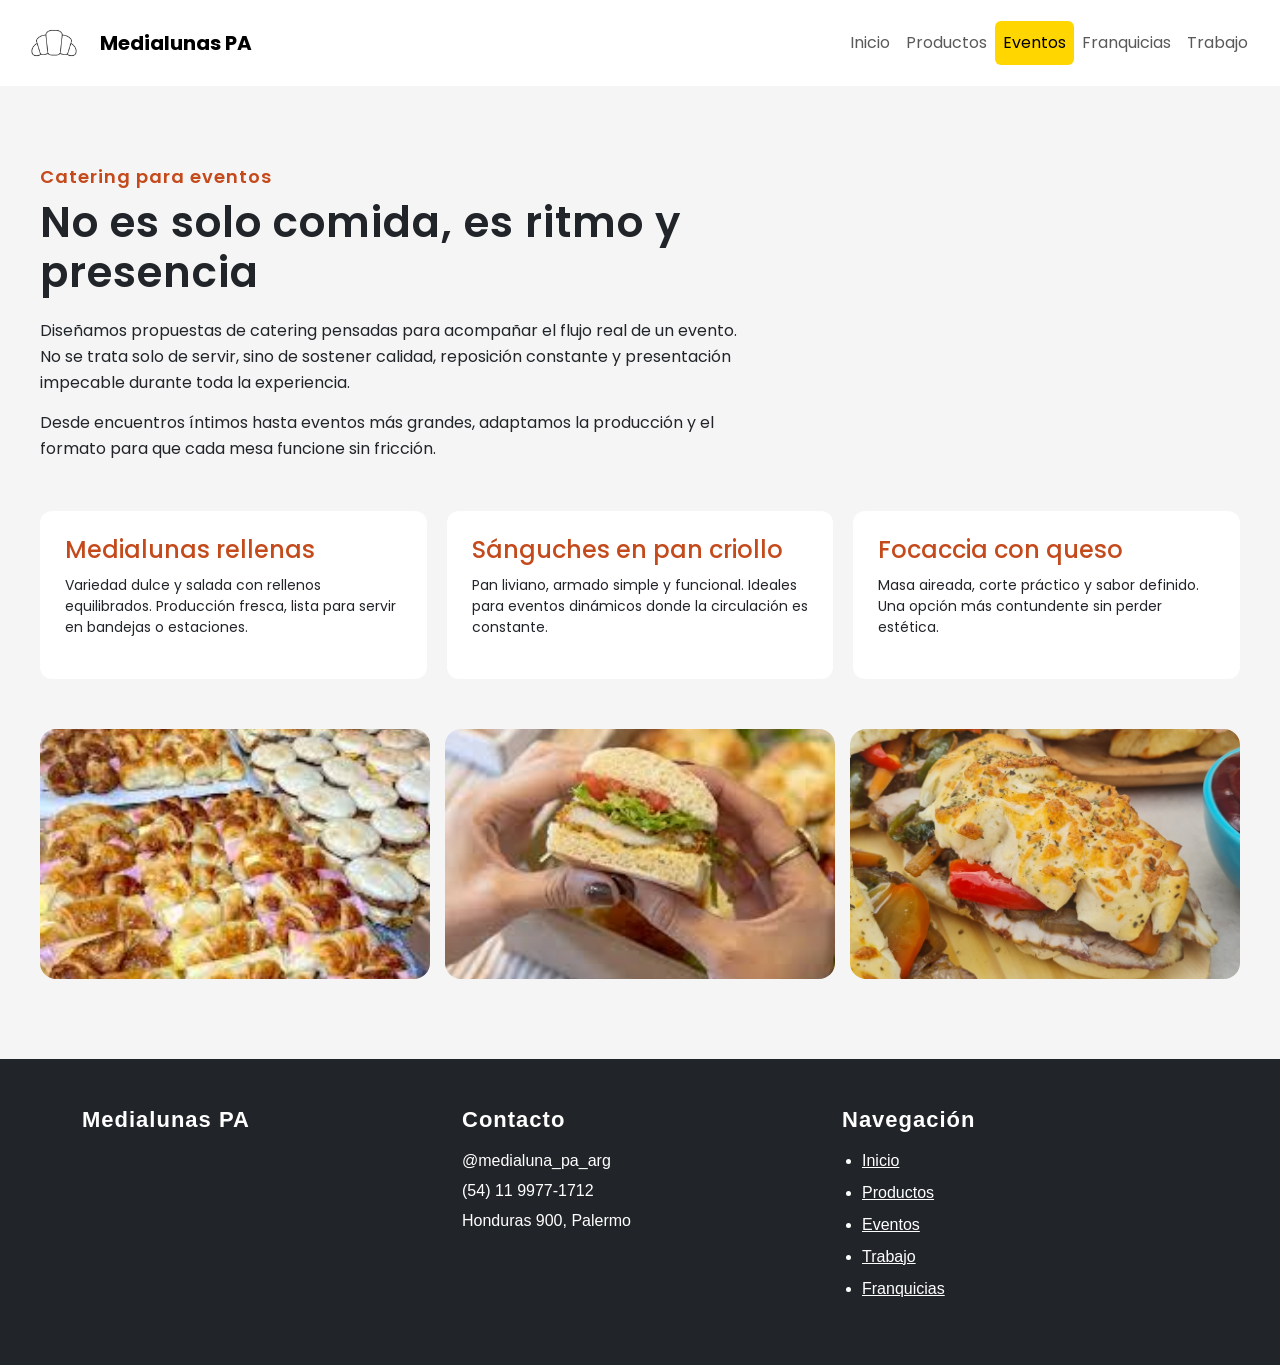
<file: Pre entrega 1 Celi/pages/eventos.html>
<!DOCTYPE html>
<html lang="es">

<head>
  <meta charset="UTF-8">
  <meta name="description" content="">
  <meta name="viewport" content="width=device-width, initial-scale=1.0">
  <title>MEDIALUNAS PA</title>
  <!-- CSS -->
  <link href="https://cdn.jsdelivr.net/npm/bootstrap@5.3.8/dist/css/bootstrap.min.css" rel="stylesheet">
  <link rel="stylesheet" href="../css/main.css">
  <link href="https://fonts.googleapis.com/css2?family=Poppins:wght@300;400;600&display=swap" rel="stylesheet">

</head>

<body>

  <!-- INTENTO DE NAVEGACION -->

  <header>
    <nav class="navbar navbar-expand-lg bg-white px-4">
      <a class="navbar-brand d-flex align-items-center" href="../index.html">
        <img src="../images/LOGO MEDIALUNA.jpeg" class="logo me-2" alt="">
        <span class="fw-bold">Medialunas PA</span>
      </a>

      <button class="navbar-toggler" type="button" data-bs-toggle="collapse" data-bs-target="#menu">
        <span class="navbar-toggler-icon"></span>
      </button>

      <div class="collapse navbar-collapse" id="menu">
        <ul class="navbar-nav ms-auto">
          <li class="nav-item">
            <a class="nav-link" href="../index.html">Inicio</a>
          </li>
          <li class="nav-item">
            <a class="nav-link" href="Productos.html">Productos</a>
          </li>
          <li class="nav-item">
            <a class="nav-link active" href="Eventos.html">Eventos</a>
          </li>
          <li class="nav-item">
            <a class="nav-link" href="franquicias.html">Franquicias</a>
          </li>
          <li class="nav-item">
            <a class="nav-link" href="trabajo.html">Trabajo</a>
          </li>
        </ul>
      </div>
    </nav>
  </header>
  <section class="catering">
  <div class="catering-container">

    <!-- TEXTO -->
    <div class="catering-texto">
      <h2>Catering para eventos</h2>
      <h3>No es solo comida, es ritmo y presencia</h3>

      <p>
        Diseñamos propuestas de catering pensadas para acompañar el flujo real de un evento. No se trata solo de servir, sino de sostener calidad, reposición constante y presentación impecable durante toda la experiencia.
      </p>

      <p>
        Desde encuentros íntimos hasta eventos más grandes, adaptamos la producción y el formato para que cada mesa funcione sin fricción.
      </p>
    </div>

    <!-- CARDS -->
    <div class="catering-cards">

      <div class="catering-card">
        <h4>Medialunas rellenas</h4>
        <p>
          Variedad dulce y salada con rellenos equilibrados. Producción fresca, lista para servir en bandejas o estaciones.
        </p>
      </div>

      <div class="catering-card">
        <h4>Sánguches en pan criollo</h4>
        <p>
          Pan liviano, armado simple y funcional. Ideales para eventos dinámicos donde la circulación es constante.
        </p>
      </div>

      <div class="catering-card">
        <h4>Focaccia con queso</h4>
        <p>
          Masa aireada, corte práctico y sabor definido. Una opción más contundente sin perder estética.
        </p>
      </div>

    </div>

    <!-- GALERÍA -->
    <div class="catering-galeria">

      <div class="catering-img">
        <img src="../images/CATERING1.jfif" alt="Medialunas rellenas dulces y saladas presentadas en bandejas">
      </div>

      <div class="catering-img">
        <img src="../images/CATERING3.jfif" alt="Pan tipo focaccia con queso, corte en porciones para catering">
      </div>

      <div class="catering-img">
        <img src="../images/CATERING2.jpg" alt="Sánguches con pan criollo rellenos, listos para servir en eventos">
      </div>

    </div>

  </div>
</section>


  <!-- Boostrap -->
  <script src="https://cdn.jsdelivr.net/npm/bootstrap@5.3.8/dist/js/bootstrap.bundle.min.js"
    integrity="sha384-FKyoEForCGlyvwx9Hj09JcYn3nv7wiPVlz7YYwJrWVcXK/BmnVDxM+D2scQbITxI"
    crossorigin="anonymous"></script>

<!-- FOOTER -->
<footer class="footer bg-dark text-white py-5">
  <div class="container">
    <div class="row">

      <div class="col-md-4">
        <h3>Medialunas PA</h3>
      </div>

      <div class="col-md-4">
        <h3>Contacto</h3>
        <p>@medialuna_pa_arg</p>
        <p>(54) 11 9977-1712</p>
        <p>Honduras 900, Palermo</p>
      </div>

      <div class="col-md-4">
        <h3>Navegación</h3>
        <ul class="list-unstyled">
          <li><a href="../index.html" class="text-white">Inicio</a></li>
          <li><a href="productos.html" class="text-white">Productos</a></li>
          <li><a href="eventos.html" class="text-white">Eventos</a></li>
          <li><a href="trabajo.html" class="text-white">Trabajo</a></li>
          <li><a href="franquicias.html" class="text-white">Franquicias</a></li>
        </ul>
      </div>

    </div>
  </div>
</footer>
  </body>


</html>
</file>
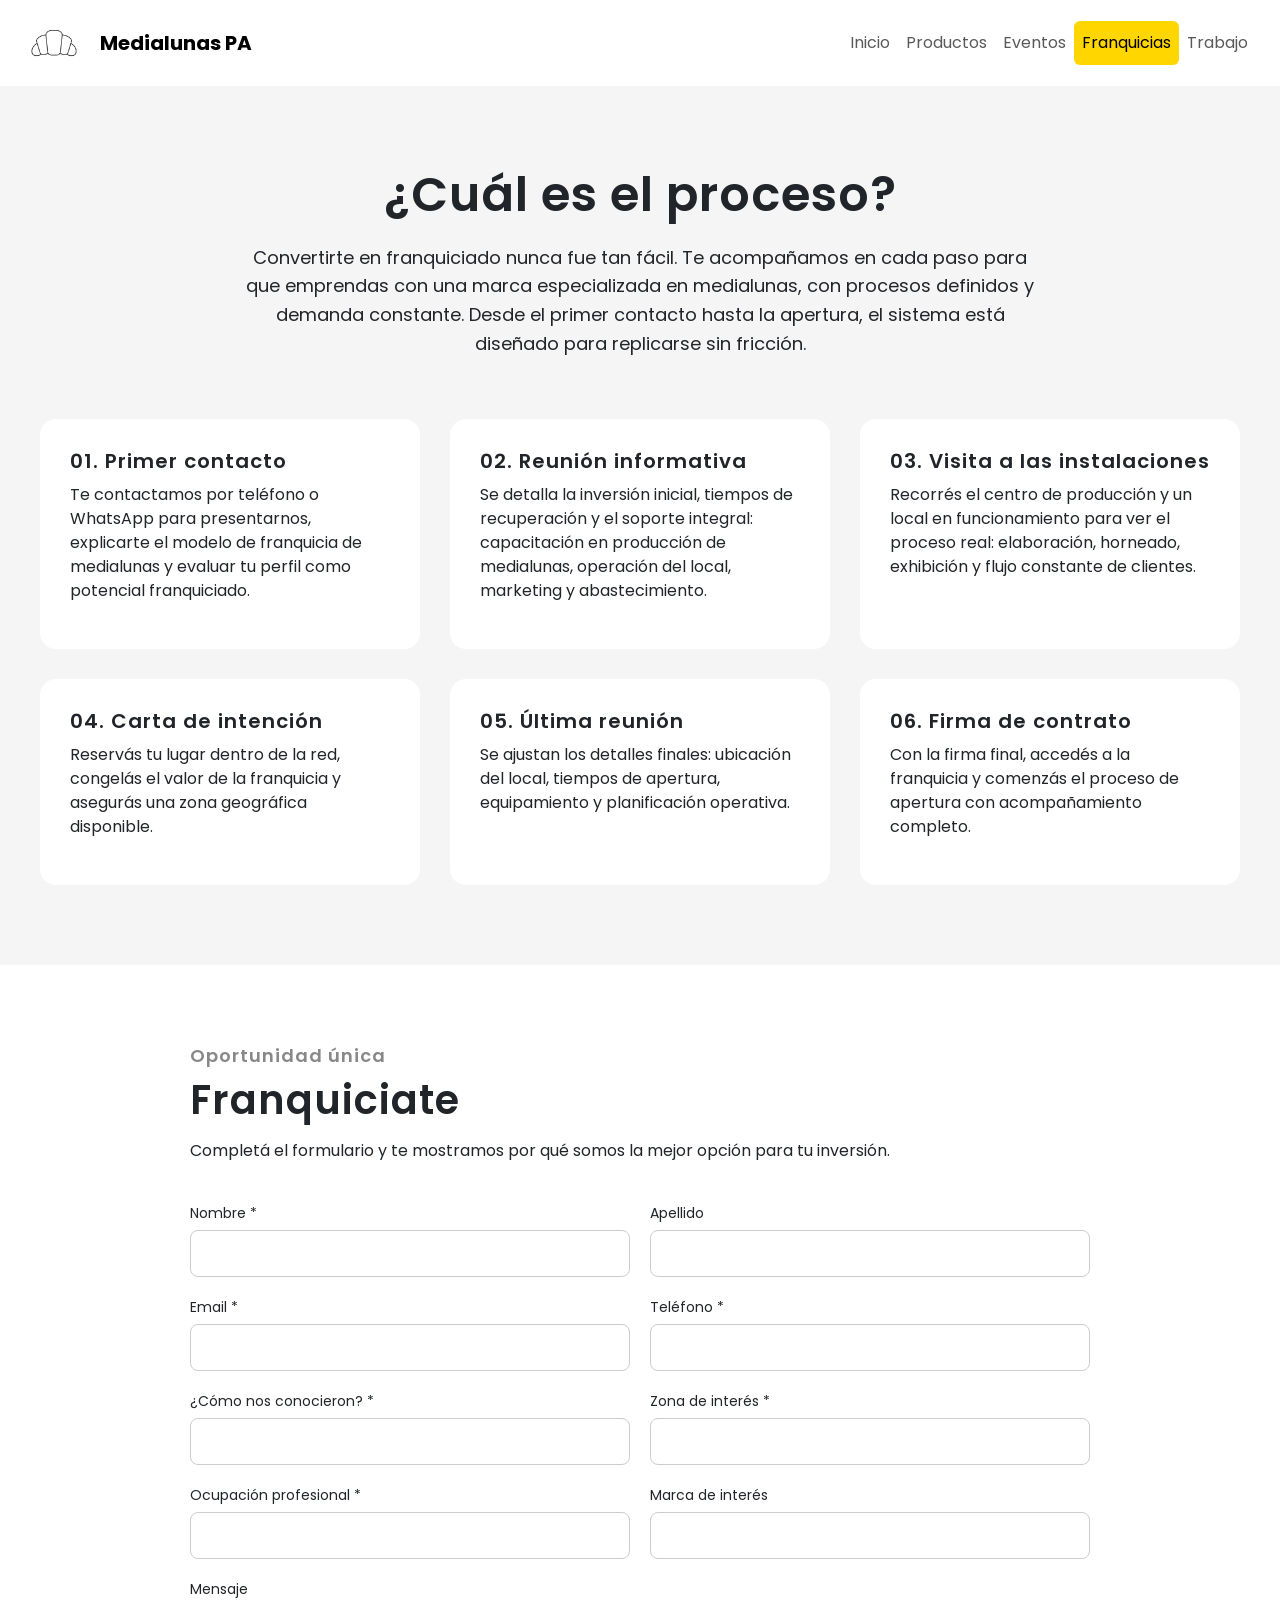
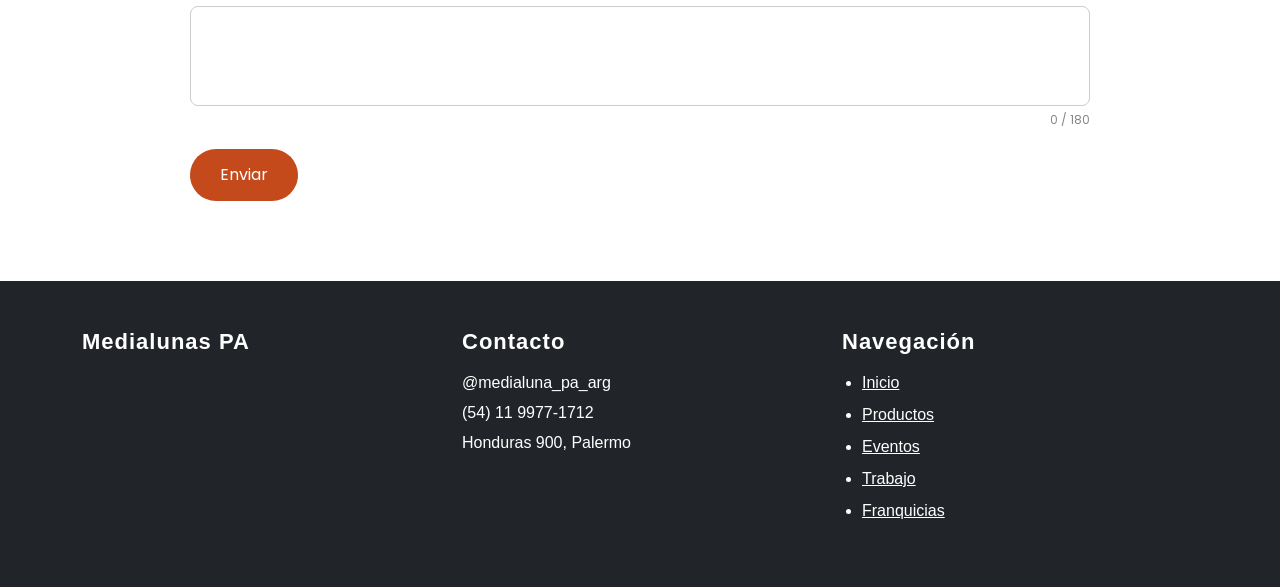
<file: Pre entrega 1 Celi/pages/franquicias.html>
<!DOCTYPE html>
<html lang="es">

<head>
  <meta charset="UTF-8">
  <meta name="description" content="">
  <meta name="viewport" content="width=device-width, initial-scale=1.0">
  <title>MEDIALUNAS PA</title>
  <!-- CSS -->
  <link href="https://cdn.jsdelivr.net/npm/bootstrap@5.3.8/dist/css/bootstrap.min.css" rel="stylesheet">
  <link rel="stylesheet" href="../css/main.css">
  <link href="https://fonts.googleapis.com/css2?family=Poppins:wght@300;400;600&display=swap" rel="stylesheet">

</head>

<body>

  <!-- INTENTO DE NAVEGACION -->

  <header>
    <nav class="navbar navbar-expand-lg bg-white px-4">
      <a class="navbar-brand d-flex align-items-center" href="../index.html">
        <img src="../images/LOGO MEDIALUNA.jpeg" class="logo me-2" alt="">
        <span class="fw-bold">Medialunas PA</span>
      </a>

      <button class="navbar-toggler" type="button" data-bs-toggle="collapse" data-bs-target="#menu">
        <span class="navbar-toggler-icon"></span>
      </button>

      <div class="collapse navbar-collapse" id="menu">
        <ul class="navbar-nav ms-auto">
          <li class="nav-item">
            <a class="nav-link" href="../index.html">Inicio</a>
          </li>
          <li class="nav-item">
            <a class="nav-link" href="Productos.html">Productos</a>
          </li>
          <li class="nav-item">
            <a class="nav-link" href="Eventos.html">Eventos</a>
          </li>
          <li class="nav-item">
            <a class="nav-link active" href="franquicias.html">Franquicias</a>
          </li>
          <li class="nav-item">
            <a class="nav-link" href="trabajo.html">Trabajo</a>
          </li>
        </ul>
      </div>
    </nav>
  </header>

  <!-- INFORMACION -->
  <section class="proceso">
  <div class="proceso-container">

    <h2 class="proceso-titulo">¿Cuál es el proceso?</h2>

    <p class="proceso-subtitulo">
      Convertirte en franquiciado nunca fue tan fácil. Te acompañamos en cada paso para que emprendas con una marca especializada en medialunas, con procesos definidos y demanda constante. Desde el primer contacto hasta la apertura, el sistema está diseñado para replicarse sin fricción.
    </p>

    <div class="proceso-grid">

      <div class="proceso-item">
        <h3>01. Primer contacto</h3>
        <p>
          Te contactamos por teléfono o WhatsApp para presentarnos, explicarte el modelo de franquicia de medialunas y evaluar tu perfil como potencial franquiciado.
        </p>
      </div>

      <div class="proceso-item">
        <h3>02. Reunión informativa</h3>
        <p>
          Se detalla la inversión inicial, tiempos de recuperación y el soporte integral: capacitación en producción de medialunas, operación del local, marketing y abastecimiento.
        </p>
      </div>

      <div class="proceso-item">
        <h3>03. Visita a las instalaciones</h3>
        <p>
          Recorrés el centro de producción y un local en funcionamiento para ver el proceso real: elaboración, horneado, exhibición y flujo constante de clientes.
        </p>
      </div>

      <div class="proceso-item">
        <h3>04. Carta de intención</h3>
        <p>
          Reservás tu lugar dentro de la red, congelás el valor de la franquicia y asegurás una zona geográfica disponible.
        </p>
      </div>

      <div class="proceso-item">
        <h3>05. Última reunión</h3>
        <p>
          Se ajustan los detalles finales: ubicación del local, tiempos de apertura, equipamiento y planificación operativa.
        </p>
      </div>

      <div class="proceso-item">
        <h3>06. Firma de contrato</h3>
        <p>
          Con la firma final, accedés a la franquicia y comenzás el proceso de apertura con acompañamiento completo.
        </p>
      </div>

    </div>
  </div>
</section>

<section class="formulario">
  <div class="formulario-container">

    <div class="formulario-header">
      <h2>Oportunidad única</h2>
      <h3>Franquiciate</h3>
      <p>
        Completá el formulario y te mostramos por qué somos la mejor opción para tu inversión.
      </p>
    </div>

    <form class="formulario-form">

      <div class="form-grid">

        <div class="form-group">
          <label>Nombre *</label>
          <input type="text" required>
        </div>

        <div class="form-group">
          <label>Apellido</label>
          <input type="text">
        </div>

        <div class="form-group">
          <label>Email *</label>
          <input type="email" required>
        </div>

        <div class="form-group">
          <label>Teléfono *</label>
          <input type="tel" required>
        </div>

        <div class="form-group">
          <label>¿Cómo nos conocieron? *</label>
          <input type="text" required>
        </div>

        <div class="form-group">
          <label>Zona de interés *</label>
          <input type="text" required>
        </div>

        <div class="form-group">
          <label>Ocupación profesional *</label>
          <input type="text" required>
        </div>

        <div class="form-group">
          <label>Marca de interés</label>
          <input type="text">
        </div>

      </div>

      <div class="form-group full">
        <label>Mensaje</label>
        <textarea maxlength="180"></textarea>
        <span class="contador">0 / 180</span>
      </div>

      <button type="submit" class="btn-enviar">Enviar</button>

    </form>

  </div>
</section>




  <!-- Boostrap -->
  <script src="https://cdn.jsdelivr.net/npm/bootstrap@5.3.8/dist/js/bootstrap.bundle.min.js"
    integrity="sha384-FKyoEForCGlyvwx9Hj09JcYn3nv7wiPVlz7YYwJrWVcXK/BmnVDxM+D2scQbITxI"
    crossorigin="anonymous"></script>

  <!-- FOOTER -->
<footer class="footer bg-dark text-white py-5">
  <div class="container">
    <div class="row">

      <div class="col-md-4">
        <h3>Medialunas PA</h3>
      </div>

      <div class="col-md-4">
        <h3>Contacto</h3>
        <p>@medialuna_pa_arg</p>
        <p>(54) 11 9977-1712</p>
        <p>Honduras 900, Palermo</p>
      </div>

      <div class="col-md-4">
        <h3>Navegación</h3>
        <ul class="list-unstyled">
          <li><a href="../index.html" class="text-white">Inicio</a></li>
          <li><a href="productos.html" class="text-white">Productos</a></li>
          <li><a href="eventos.html" class="text-white">Eventos</a></li>
          <li><a href="trabajo.html" class="text-white">Trabajo</a></li>
          <li><a href="franquicias.html" class="text-white">Franquicias</a></li>
        </ul>
      </div>

    </div>
  </div>
</footer>

</body>


</html>
</file>
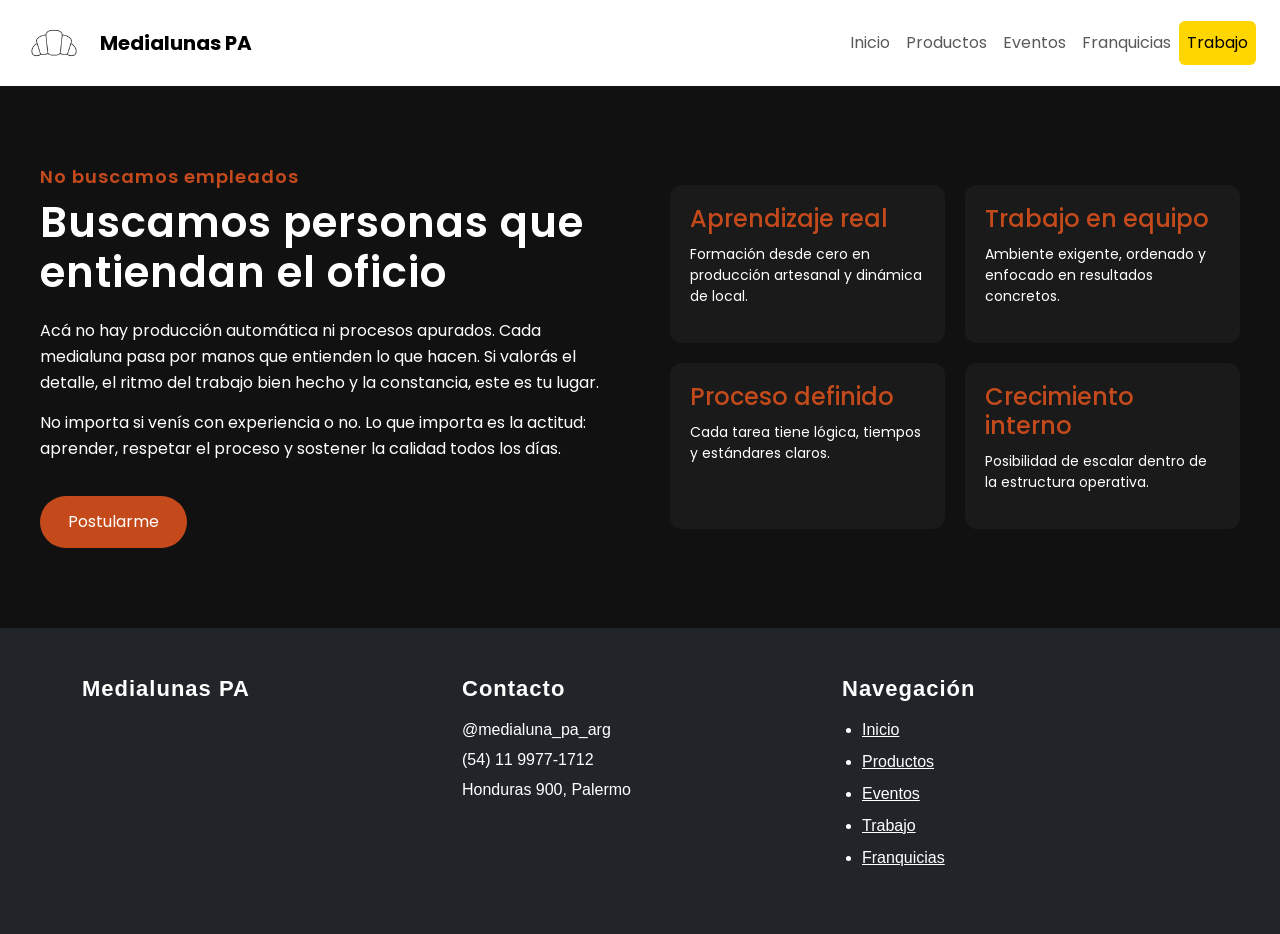
<file: Pre entrega 1 Celi/pages/trabajo.html>
<!DOCTYPE html>
<html lang="es">
<head>
    <meta charset="UTF-8">
    <meta name="description" content="">
    <meta name="viewport" content="width=device-width, initial-scale=1.0">
    <title>MEDIALUNAS PA</title>
 <link href="https://cdn.jsdelivr.net/npm/bootstrap@5.3.8/dist/css/bootstrap.min.css" rel="stylesheet">
  <link rel="stylesheet" href="../css/main.css">
<link href="https://fonts.googleapis.com/css2?family=Poppins:wght@300;400;600&display=swap" rel="stylesheet">
    </head>
<body>
        
        <!-- INTENTO DE NAVEGACION -->

        <header>
          <nav class="navbar navbar-expand-lg bg-white px-4">
        <a class="navbar-brand d-flex align-items-center" href="../index.html">
        <img src="../images/LOGO MEDIALUNA.jpeg" class="logo me-2" alt="">
        <span class="fw-bold">Medialunas PA</span>
        </a>

    <button class="navbar-toggler" type="button" data-bs-toggle="collapse" data-bs-target="#menu">
      <span class="navbar-toggler-icon"></span>
    </button>

    <div class="collapse navbar-collapse" id="menu">
      <ul class="navbar-nav ms-auto">
        <li class="nav-item">
          <a class="nav-link" href="../index.html">Inicio</a>
        </li>
        <li class="nav-item">
          <a class="nav-link" href="Productos.html">Productos</a>
        </li>
        <li class="nav-item">
          <a class="nav-link" href="Eventos.html">Eventos</a>
        </li>
        <li class="nav-item">
          <a class="nav-link" href="franquicias.html">Franquicias</a>
        </li>
        <li class="nav-item">
          <a class="nav-link active" href="trabajo.html">Trabajo</a>
        </li>
      </ul>
    </div>
  </nav>
</header>

<section class="trabajo">
  <div class="trabajo-container">

    <div class="trabajo-texto">
      <h2>No buscamos empleados</h2>
      <h3>Buscamos personas que entiendan el oficio</h3>

      <p>
        Acá no hay producción automática ni procesos apurados. Cada medialuna pasa por manos que entienden lo que hacen. Si valorás el detalle, el ritmo del trabajo bien hecho y la constancia, este es tu lugar.
      </p>

      <p>
        No importa si venís con experiencia o no. Lo que importa es la actitud: aprender, respetar el proceso y sostener la calidad todos los días.
      </p>

      <a href="mailto:Medialunaspa@empresa.com" class="trabajo-btn">
        Postularme
      </a>
    </div>

    <div class="trabajo-cards">

      <div class="trabajo-card">
        <h4>Aprendizaje real</h4>
        <p>Formación desde cero en producción artesanal y dinámica de local.</p>
      </div>

      <div class="trabajo-card">
        <h4>Trabajo en equipo</h4>
        <p>Ambiente exigente, ordenado y enfocado en resultados concretos.</p>
      </div>

      <div class="trabajo-card">
        <h4>Proceso definido</h4>
        <p>Cada tarea tiene lógica, tiempos y estándares claros.</p>
      </div>

      <div class="trabajo-card">
        <h4>Crecimiento interno</h4>
        <p>Posibilidad de escalar dentro de la estructura operativa.</p>
      </div>

    </div>

  </div>
</section>


</main>
    <!-- Boostrap -->
     <script src="https://cdn.jsdelivr.net/npm/bootstrap@5.3.8/dist/js/bootstrap.bundle.min.js" integrity="sha384-FKyoEForCGlyvwx9Hj09JcYn3nv7wiPVlz7YYwJrWVcXK/BmnVDxM+D2scQbITxI" crossorigin="anonymous"></script>

<!-- FOOTER -->
<footer class="footer bg-dark text-white py-5">
  <div class="container">
    <div class="row">

      <div class="col-md-4">
        <h3>Medialunas PA</h3>
      </div>

      <div class="col-md-4">
        <h3>Contacto</h3>
        <p>@medialuna_pa_arg</p>
        <p>(54) 11 9977-1712</p>
        <p>Honduras 900, Palermo</p>
      </div>

      <div class="col-md-4">
        <h3>Navegación</h3>
        <ul class="list-unstyled">
          <li><a href="../index.html" class="text-white">Inicio</a></li>
          <li><a href="productos.html" class="text-white">Productos</a></li>
          <li><a href="eventos.html" class="text-white">Eventos</a></li>
          <li><a href="trabajo.html" class="text-white">Trabajo</a></li>
          <li><a href="franquicias.html" class="text-white">Franquicias</a></li>
        </ul>
      </div>

    </div>
  </div>
</footer>
    </body>


</html>
</file>
<file: Pre entrega 1 Celi/css/main.css>
.logo{
    width: 100px; 
}


.carousel-item img{
  height: 600px;
  object-fit: cover;
}


body{
  font-family: 'Poppins', sans-serif;
}


h2, h3{
  letter-spacing: 1px;
  font-weight: 600;
}

.historia {
  background-color: #d9d3c3;
  padding: 80px 40px;
}

.historia-container {
  max-width: 1200px;
  margin: 0 auto;
  display: flex;
  align-items: stretch; /* iguala alturas */
}

/* IMAGEN */
.historia-img {
  width: 50%;
}

.historia-img img {
  width: 100%;
  height: 100%;
  object-fit: cover;
  border-radius: 30px 0 0 30px;
}

/* TEXTO */
.historia-texto {
  width: 50%;
  padding: 40px;
  color: #5a1e14;
  font-family: 'Arial', sans-serif;
  display: flex;
  flex-direction: column;
  justify-content: center;
}

.historia-texto h2 {
  font-size: 48px;
  margin-bottom: 20px;
  font-weight: 700;
}

.historia-texto p {
  font-size: 18px;
  line-height: 1.7;
  margin-bottom: 20px;
}

/* RESPONSIVE */
@media (max-width: 768px) {
  .historia-container {
    flex-direction: column;
  }

  .historia-img,
  .historia-texto {
    width: 100%;
  }

  .historia-img img {
    height: auto;
    border-radius: 30px 30px 0 0;
  }
}

/* SECCIÓN CHEF */
.chef {
  background-color: #f8f8f8;
  padding: 60px 40px;
}

/* CONTENEDOR */
.chef-container {
  max-width: 1200px;
  margin: 0 auto;
  display: flex;
  align-items: center;
  gap: 40px;
}

/* IMAGEN */
.chef-img {
  flex: 0 0 250px;
}

.chef-img img {
  width: 100%;
  height: auto;
  border-radius: 50%;
  object-fit: cover;
  display: block;
}

/* TEXTO */
.chef-texto {
  flex: 1;
}

.chef-texto h2 {
  font-weight: 600;
  margin-bottom: 1rem;
}

.chef-texto p {
  color: #333;
  line-height: 1.6;
}

/* RESPONSIVE */
@media (max-width: 768px) {
  .chef-container {
    flex-direction: column;
    text-align: center;
  }

  .chef-img {
    flex: none;
  }
}


.logo{
  height: 50px;
}

.nav-link{
  padding: 10px 18px;
  border-radius: 6px;
}

.nav-link.active,
.nav-link:hover{
  background-color: #ffd600;
  color: #000;
}


.navbar-brand {
  gap: 8px;
}

.navbar-brand img {
  height: 60px;
  width: auto;
  flex-shrink: 0;
}




/*TABLA DE EXEL*/
.productos {
  display: grid;
  grid-template-columns: repeat(4, 1fr);
}

.producto {
  display: grid;
  grid-template-columns: repeat(2, 1fr);
  grid-column: span 2;
}

.producto img {
  width: 100%;
  height: 320px;
  object-fit: cover;
}

.info {
  height: 320px;
  padding: 40px;
  display: flex;
  flex-direction: column;
  justify-content: center;
}

/*PAGINA EVENTOS*/

.catering {
  padding: 80px 40px;
  background: #f5f5f5;
}

.catering-container {
  max-width: 1200px;
  margin: 0 auto;
}

/* TEXTO */
.catering-texto {
  max-width: 700px;
  margin-bottom: 50px;
}

.catering-texto h2 {
  font-size: 18px;
  color: #c44a1c;
  margin-bottom: 10px;
}

.catering-texto h3 {
  font-size: 42px;
  margin-bottom: 20px;
}

.catering-texto p {
  margin-bottom: 15px;
  line-height: 1.6;
}

/* CARDS */
.catering-cards {
  display: grid;
  grid-template-columns: repeat(3, 1fr);
  gap: 20px;
  margin-bottom: 50px;
}

.catering-card {
  background: #fff;
  padding: 25px;
  border-radius: 12px;
}

.catering-card h4 {
  margin-bottom: 10px;
  color: #c44a1c;
}

.catering-card p {
  font-size: 14px;
  line-height: 1.5;
}

/* GALERÍA */
.catering-galeria {
  display: grid;
  grid-template-columns: repeat(3, 1fr);
  gap: 15px;
}

.catering-img img {
  width: 100%;
  height: 250px;
  object-fit: cover;
  border-radius: 16px;
}

/* RESPONSIVE */
@media (max-width: 900px) {
  .catering-cards {
    grid-template-columns: 1fr;
  }

  .catering-galeria {
    grid-template-columns: 1fr;
  }

  .catering-texto h3 {
    font-size: 30px;
  }
}

.footer {
  background-color: #c44a1c;
  color: #fff;
  padding: 60px 40px;
  font-family: 'Arial', sans-serif;
}

.footer-container {
  display: flex;
  justify-content: space-between;
  align-items: flex-start;
  max-width: 1200px;
  margin: 0 auto;
  gap: 40px;
}

.footer-col {
  flex: 1;
}

.logo-col {
  display: flex;
  flex-direction: column;
  gap: 20px;
}

.logo {
  display: flex;
  align-items: center;
  gap: 12px;
  font-size: 32px;
  font-weight: 500;
}

.logo-icon {
  width: 40px;
  height: 40px;
  border: 2px solid #fff;
  border-radius: 50%;
}


.footer h3 {
  margin-bottom: 15px;
  font-size: 22px;
}

.footer p {
  margin: 6px 0;
  font-size: 16px;
}

.footer ul {
  list-style: disc;
  padding-left: 20px;
}

.footer ul li {
  margin-bottom: 8px;
  font-size: 16px;
}

/* Pagina franquicia */

.proceso {
  padding: 80px 40px;
  background: #f5f5f5;
}

.proceso-container {
  max-width: 1200px;
  margin: 0 auto;
  text-align: center;
}

.proceso-titulo {
  font-size: 48px;
  margin-bottom: 20px;
}

.proceso-subtitulo {
  max-width: 800px;
  margin: 0 auto 60px;
  font-size: 18px;
  line-height: 1.6;
}

/* GRID */
.proceso-grid {
  display: grid;
  grid-template-columns: repeat(3, 1fr); /* 3 arriba */
  gap: 30px;
}

/* BLOQUES */
.proceso-item {
  background: #fff;
  padding: 30px;
  border-radius: 16px;
  text-align: left;
  min-height: 180px;
}

.proceso-item h3 {
  margin-bottom: 10px;
  font-size: 20px;
}

.proceso-item p {
  font-size: 16px;
  line-height: 1.5;
}

/* RESPONSIVE */
@media (max-width: 900px) {
  .proceso-grid {
    grid-template-columns: repeat(2, 1fr);
  }
}

@media (max-width: 600px) {
  .proceso-grid {
    grid-template-columns: 1fr;
  }
}

.formulario {
  padding: 80px 40px;
  background: #ffffff;
}

.formulario-container {
  max-width: 900px;
  margin: 0 auto;
}

/* HEADER */
.formulario-header h2 {
  font-size: 18px;
  margin-bottom: 10px;
  color: #888;
}

.formulario-header h3 {
  font-size: 40px;
  margin-bottom: 15px;
}

.formulario-header p {
  font-size: 16px;
  margin-bottom: 40px;
}

/* GRID */
.form-grid {
  display: grid;
  grid-template-columns: repeat(2, 1fr);
  gap: 20px;
}

/* INPUTS */
.form-group {
  display: flex;
  flex-direction: column;
}

.form-group.full {
  margin-top: 20px;
}

label {
  font-size: 14px;
  margin-bottom: 6px;
}

input,
textarea {
  padding: 12px;
  border: 1px solid #ccc;
  border-radius: 8px;
  font-size: 14px;
}

textarea {
  resize: none;
  height: 100px;
}

/* CONTADOR */
.contador {
  font-size: 12px;
  color: #888;
  margin-top: 5px;
  display: block;
  text-align: right;
}

/* BOTÓN */
.btn-enviar {
  margin-top: 20px;
  padding: 14px 30px;
  border: none;
  background: #c44a1c;
  color: #fff;
  border-radius: 30px;
  font-size: 16px;
  cursor: pointer;
}

/* RESPONSIVE */
@media (max-width: 768px) {
  .form-grid {
    grid-template-columns: 1fr;
  }
}

/* Pagina Trabajo */

.trabajo {
  padding: 80px 40px;
  background: #111;
  color: #fff;
}

.trabajo-container {
  max-width: 1200px;
  margin: 0 auto;
  display: flex;
  gap: 60px;
  align-items: center;
}

/* TEXTO */
.trabajo-texto {
  flex: 1;
}

.trabajo-texto h2 {
  font-size: 18px;
  color: #c44a1c;
  margin-bottom: 10px;
}

.trabajo-texto h3 {
  font-size: 42px;
  margin-bottom: 20px;
}

.trabajo-texto p {
  margin-bottom: 15px;
  line-height: 1.6;
}

/* BOTÓN */
.trabajo-btn {
  display: inline-block;
  margin-top: 20px;
  padding: 14px 28px;
  background: #c44a1c;
  color: #fff;
  text-decoration: none;
  border-radius: 30px;
}

/* CARDS */
.trabajo-cards {
  flex: 1;
  display: grid;
  grid-template-columns: repeat(2, 1fr);
  gap: 20px;
}

.trabajo-card {
  background: #1a1a1a;
  padding: 20px;
  border-radius: 12px;
}

.trabajo-card h4 {
  margin-bottom: 10px;
  color: #c44a1c;
}

.trabajo-card p {
  font-size: 14px;
  line-height: 1.5;
}

/* RESPONSIVE */
@media (max-width: 768px) {
  .trabajo-container {
    flex-direction: column;
  }

  .trabajo-cards {
    grid-template-columns: 1fr;
  }

  .trabajo-texto h3 {
    font-size: 30px;
  }
}
</file>
